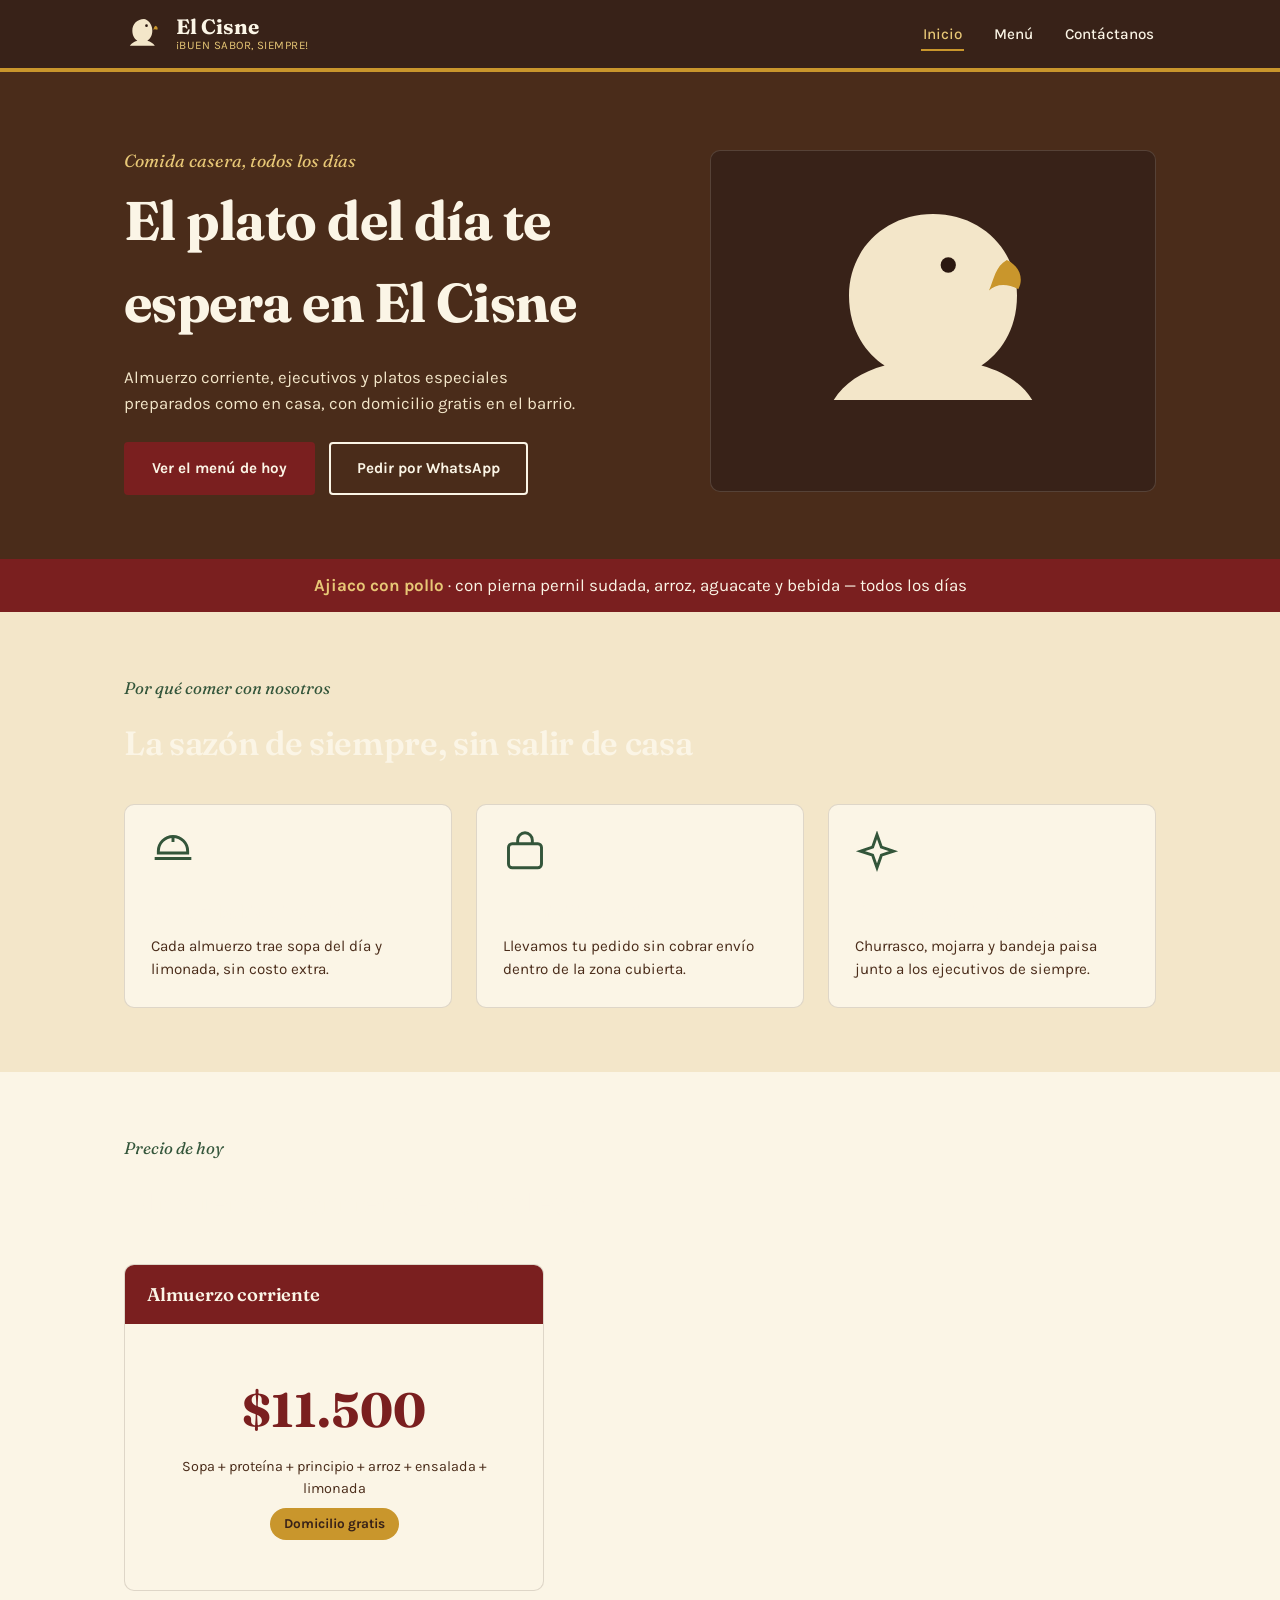
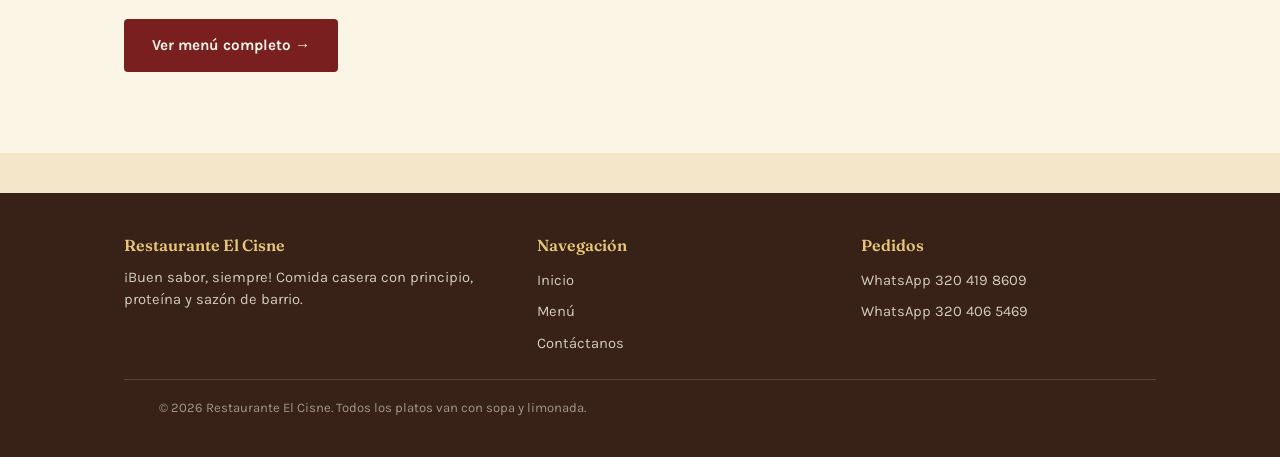
<file: index.html>
<!DOCTYPE html>
<html lang="es">
<head>
<meta charset="UTF-8">
<meta name="viewport" content="width=device-width, initial-scale=1.0">
<title>Restaurante El Cisne · Buen sabor, siempre</title>
<link rel="stylesheet" href="styles.css">
</head>
<body>

<header class="site-header">
  <nav class="nav">
    <a class="brand" href="index.html">
      <svg viewBox="0 0 48 48" fill="none" xmlns="http://www.w3.org/2000/svg" aria-hidden="true">
        <path d="M24 6c-8 0-14 6-14 14 0 6 3 10 6 12-4 1-7 3-9 6h30c-2-3-5-5-9-6 3-2 6-6 6-12 0-8-6-14-10-14z" fill="#F3E6C9"/>
        <circle cx="27" cy="14" r="1.6" fill="#2B1810"/>
        <path d="M38 14c2 1 3 3 2 5-2-1-4-1-5 0 1-2 1-4 3-5z" fill="#C9962C"/>
      </svg>
      <span class="brand-text">
        <span class="brand-name">El Cisne</span>
        <span class="brand-tag">¡BUEN SABOR, SIEMPRE!</span>
      </span>
    </a>
    <button class="nav-toggle" aria-label="Abrir menú de navegación" aria-expanded="false">☰</button>
    <ul class="nav-links">
      <li><a href="index.html" aria-current="page">Inicio</a></li>
      <li><a href="menu.html">Menú</a></li>
      <li><a href="contacto.html">Contáctanos</a></li>
    </ul>
  </nav>
</header>

<section class="hero">
  <div class="wrap">
    <div>
      <p class="hero-eyebrow">Comida casera, todos los días</p>
      <h1>El plato del día te espera en El Cisne</h1>
      <p class="lead">Almuerzo corriente, ejecutivos y platos especiales preparados como en casa, con domicilio gratis en el barrio.</p>
      <div class="hero-actions">
        <a class="btn btn-primary" href="menu.html">Ver el menú de hoy</a>
        <a class="btn btn-ghost" data-whatsapp="573204198609" href="#" target="_blank" rel="noopener">Pedir por WhatsApp</a>
      </div>
    </div>
    <div class="hero-art">
      <svg viewBox="0 0 220 220" xmlns="http://www.w3.org/2000/svg" aria-hidden="true">
        <path d="M110 26c-38 0-66 28-66 64 0 28 14 46 28 55-18 5-32 14-40 27h156c-8-13-22-22-40-27 14-9 28-27 28-55 0-36-28-64-66-64z" fill="#F3E6C9"/>
        <circle cx="122" cy="66" r="6" fill="#2B1810"/>
        <path d="M168 62c9 4 14 14 9 23-9-5-18-4-23 1 4-9 5-19 14-24z" fill="#C9962C"/>
      </svg>
    </div>
  </div>
</section>

<div class="banner">
  <strong>Ajiaco con pollo</strong> · con pierna pernil sudada, arroz, aguacate y bebida — todos los días
</div>

<section class="section">
  <div class="wrap">
    <div class="section-head">
      <p class="kicker">Por qué comer con nosotros</p>
      <h2>La sazón de siempre, sin salir de casa</h2>
    </div>
    <div class="grid-3">
      <article class="feature">
        <svg class="icon" viewBox="0 0 24 24" fill="none" stroke="currentColor" stroke-width="1.6"><path d="M4 11a8 8 0 0116 0v1H4v-1z"/><path d="M2 15h20"/><path d="M12 3v3"/></svg>
        <h3>Sopa y bebida incluidas</h3>
        <p>Cada almuerzo trae sopa del día y limonada, sin costo extra.</p>
      </article>
      <article class="feature">
        <svg class="icon" viewBox="0 0 24 24" fill="none" stroke="currentColor" stroke-width="1.6"><rect x="3" y="7" width="18" height="13" rx="2"/><path d="M8 7V5a4 4 0 018 0v2"/></svg>
        <h3>Domicilio gratis</h3>
        <p>Llevamos tu pedido sin cobrar envío dentro de la zona cubierta.</p>
      </article>
      <article class="feature">
        <svg class="icon" viewBox="0 0 24 24" fill="none" stroke="currentColor" stroke-width="1.6"><path d="M12 2l2.4 6.8L21 11l-6.6 2.2L12 20l-2.4-6.8L3 11l6.6-2.2L12 2z"/></svg>
        <h3>Platos especiales cada día</h3>
        <p>Churrasco, mojarra y bandeja paisa junto a los ejecutivos de siempre.</p>
      </article>
    </div>
  </div>
</section>

<section class="section section-alt">
  <div class="wrap">
    <div class="section-head">
      <p class="kicker">Precio de hoy</p>
      <h2>Almuerzo corriente completo</h2>
    </div>
    <div class="menu-block" style="max-width:420px;">
      <div class="menu-block-head head-red">
        <h3>Almuerzo corriente</h3>
      </div>
      <div class="menu-block-body">
        <div class="price-hero">
          <span class="amount on-cream">$11.500</span>
          <p class="menu-note">Sopa + proteína + principio + arroz + ensalada + limonada</p>
          <span class="tag-free">Domicilio gratis</span>
        </div>
      </div>
    </div>
    <p><a class="btn btn-primary" href="menu.html">Ver menú completo →</a></p>
  </div>
</section>

<footer class="site-footer">
  <div class="wrap">
    <div class="footer-grid">
      <div>
        <h4>Restaurante El Cisne</h4>
        <p>¡Buen sabor, siempre! Comida casera con principio, proteína y sazón de barrio.</p>
      </div>
      <div>
        <h4>Navegación</h4>
        <ul>
          <li><a href="index.html">Inicio</a></li>
          <li><a href="menu.html">Menú</a></li>
          <li><a href="contacto.html">Contáctanos</a></li>
        </ul>
      </div>
      <div>
        <h4>Pedidos</h4>
        <ul>
          <li><a data-whatsapp="573204198609" href="#" target="_blank" rel="noopener">WhatsApp 320 419 8609</a></li>
          <li><a data-whatsapp="573204065469" href="#" target="_blank" rel="noopener">WhatsApp 320 406 5469</a></li>
        </ul>
      </div>
    </div>
    <p class="footer-bottom">© 2026 Restaurante El Cisne. Todos los platos van con sopa y limonada.</p>
  </div>
</footer>

<script src="script.js"></script>
</body>
</html>
</file>
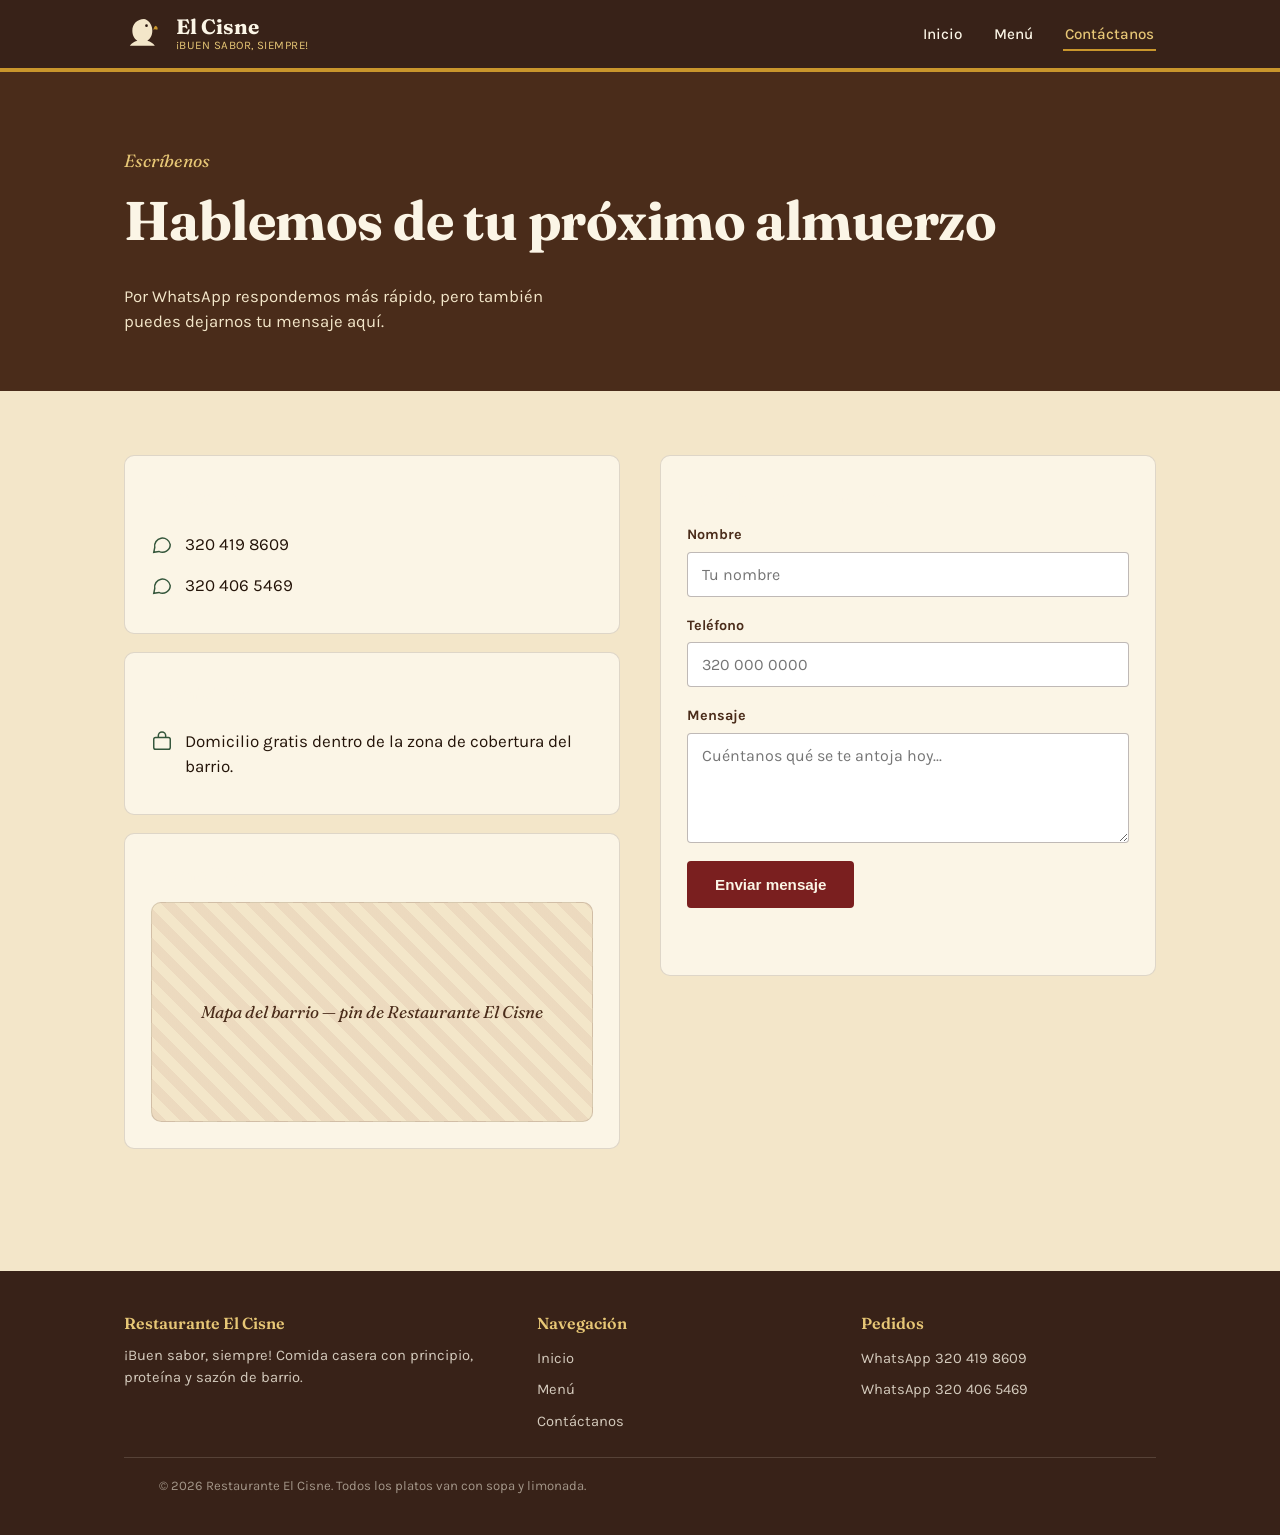
<file: contacto.html>
<!DOCTYPE html>
<html lang="es">
<head>
<meta charset="UTF-8">
<meta name="viewport" content="width=device-width, initial-scale=1.0">
<title>Contáctanos · Restaurante El Cisne</title>
<link rel="stylesheet" href="styles.css">
</head>
<body>

<header class="site-header">
  <nav class="nav">
    <a class="brand" href="index.html">
      <svg viewBox="0 0 48 48" fill="none" xmlns="http://www.w3.org/2000/svg" aria-hidden="true">
        <path d="M24 6c-8 0-14 6-14 14 0 6 3 10 6 12-4 1-7 3-9 6h30c-2-3-5-5-9-6 3-2 6-6 6-12 0-8-6-14-10-14z" fill="#F3E6C9"/>
        <circle cx="27" cy="14" r="1.6" fill="#2B1810"/>
        <path d="M38 14c2 1 3 3 2 5-2-1-4-1-5 0 1-2 1-4 3-5z" fill="#C9962C"/>
      </svg>
      <span class="brand-text">
        <span class="brand-name">El Cisne</span>
        <span class="brand-tag">¡BUEN SABOR, SIEMPRE!</span>
      </span>
    </a>
    <button class="nav-toggle" aria-label="Abrir menú de navegación" aria-expanded="false">☰</button>
    <ul class="nav-links">
      <li><a href="index.html">Inicio</a></li>
      <li><a href="menu.html">Menú</a></li>
      <li><a href="contacto.html" aria-current="page">Contáctanos</a></li>
    </ul>
  </nav>
</header>

<section class="hero" style="padding-bottom: 0;">
  <div class="wrap" style="grid-template-columns: 1fr; padding-bottom: 40px;">
    <div>
      <p class="hero-eyebrow">Escríbenos</p>
      <h1>Hablemos de tu próximo almuerzo</h1>
      <p class="lead">Por WhatsApp respondemos más rápido, pero también puedes dejarnos tu mensaje aquí.</p>
    </div>
  </div>
</section>

<section class="section">
  <div class="wrap">
    <div class="contact-grid">

      <div>
        <div class="contact-card">
          <h3>WhatsApp</h3>
          <div class="contact-line">
            <svg viewBox="0 0 24 24" fill="none" stroke="currentColor" stroke-width="1.6"><path d="M21 11.5a8.5 8.5 0 01-12.4 7.5L3 20l1.1-5.4A8.5 8.5 0 1121 11.5z"/></svg>
            <a data-whatsapp="573204198609" href="#" target="_blank" rel="noopener">320 419 8609</a>
          </div>
          <div class="contact-line">
            <svg viewBox="0 0 24 24" fill="none" stroke="currentColor" stroke-width="1.6"><path d="M21 11.5a8.5 8.5 0 01-12.4 7.5L3 20l1.1-5.4A8.5 8.5 0 1121 11.5z"/></svg>
            <a data-whatsapp="573204065469" href="#" target="_blank" rel="noopener">320 406 5469</a>
          </div>
        </div>

        <div class="contact-card">
          <h3>Domicilios</h3>
          <div class="contact-line">
            <svg viewBox="0 0 24 24" fill="none" stroke="currentColor" stroke-width="1.6"><rect x="3" y="7" width="18" height="13" rx="2"/><path d="M8 7V5a4 4 0 018 0v2"/></svg>
            <p style="margin:0;">Domicilio gratis dentro de la zona de cobertura del barrio.</p>
          </div>
        </div>

        <div class="contact-card">
          <h3>Cómo llegar</h3>
          <div class="map-placeholder">
            Mapa del barrio — pin de Restaurante El Cisne
          </div>
        </div>
      </div>

      <div class="contact-card">
        <h3>Escríbenos un mensaje</h3>
        <form id="contact-form" novalidate>
          <div class="form-field">
            <label for="name">Nombre</label>
            <input type="text" id="name" name="name" placeholder="Tu nombre">
          </div>
          <div class="form-field">
            <label for="phone">Teléfono</label>
            <input type="tel" id="phone" name="phone" placeholder="320 000 0000">
          </div>
          <div class="form-field">
            <label for="message">Mensaje</label>
            <textarea id="message" name="message" placeholder="Cuéntanos qué se te antoja hoy..."></textarea>
          </div>
          <button type="submit" class="btn btn-primary">Enviar mensaje</button>
          <p id="form-status" class="form-status" role="status"></p>
        </form>
      </div>

    </div>
  </div>
</section>

<footer class="site-footer">
  <div class="wrap">
    <div class="footer-grid">
      <div>
        <h4>Restaurante El Cisne</h4>
        <p>¡Buen sabor, siempre! Comida casera con principio, proteína y sazón de barrio.</p>
      </div>
      <div>
        <h4>Navegación</h4>
        <ul>
          <li><a href="index.html">Inicio</a></li>
          <li><a href="menu.html">Menú</a></li>
          <li><a href="contacto.html">Contáctanos</a></li>
        </ul>
      </div>
      <div>
        <h4>Pedidos</h4>
        <ul>
          <li><a data-whatsapp="573204198609" href="#" target="_blank" rel="noopener">WhatsApp 320 419 8609</a></li>
          <li><a data-whatsapp="573204065469" href="#" target="_blank" rel="noopener">WhatsApp 320 406 5469</a></li>
        </ul>
      </div>
    </div>
    <p class="footer-bottom">© 2026 Restaurante El Cisne. Todos los platos van con sopa y limonada.</p>
  </div>
</footer>

<script src="script.js"></script>
</body>
</html>
</file>
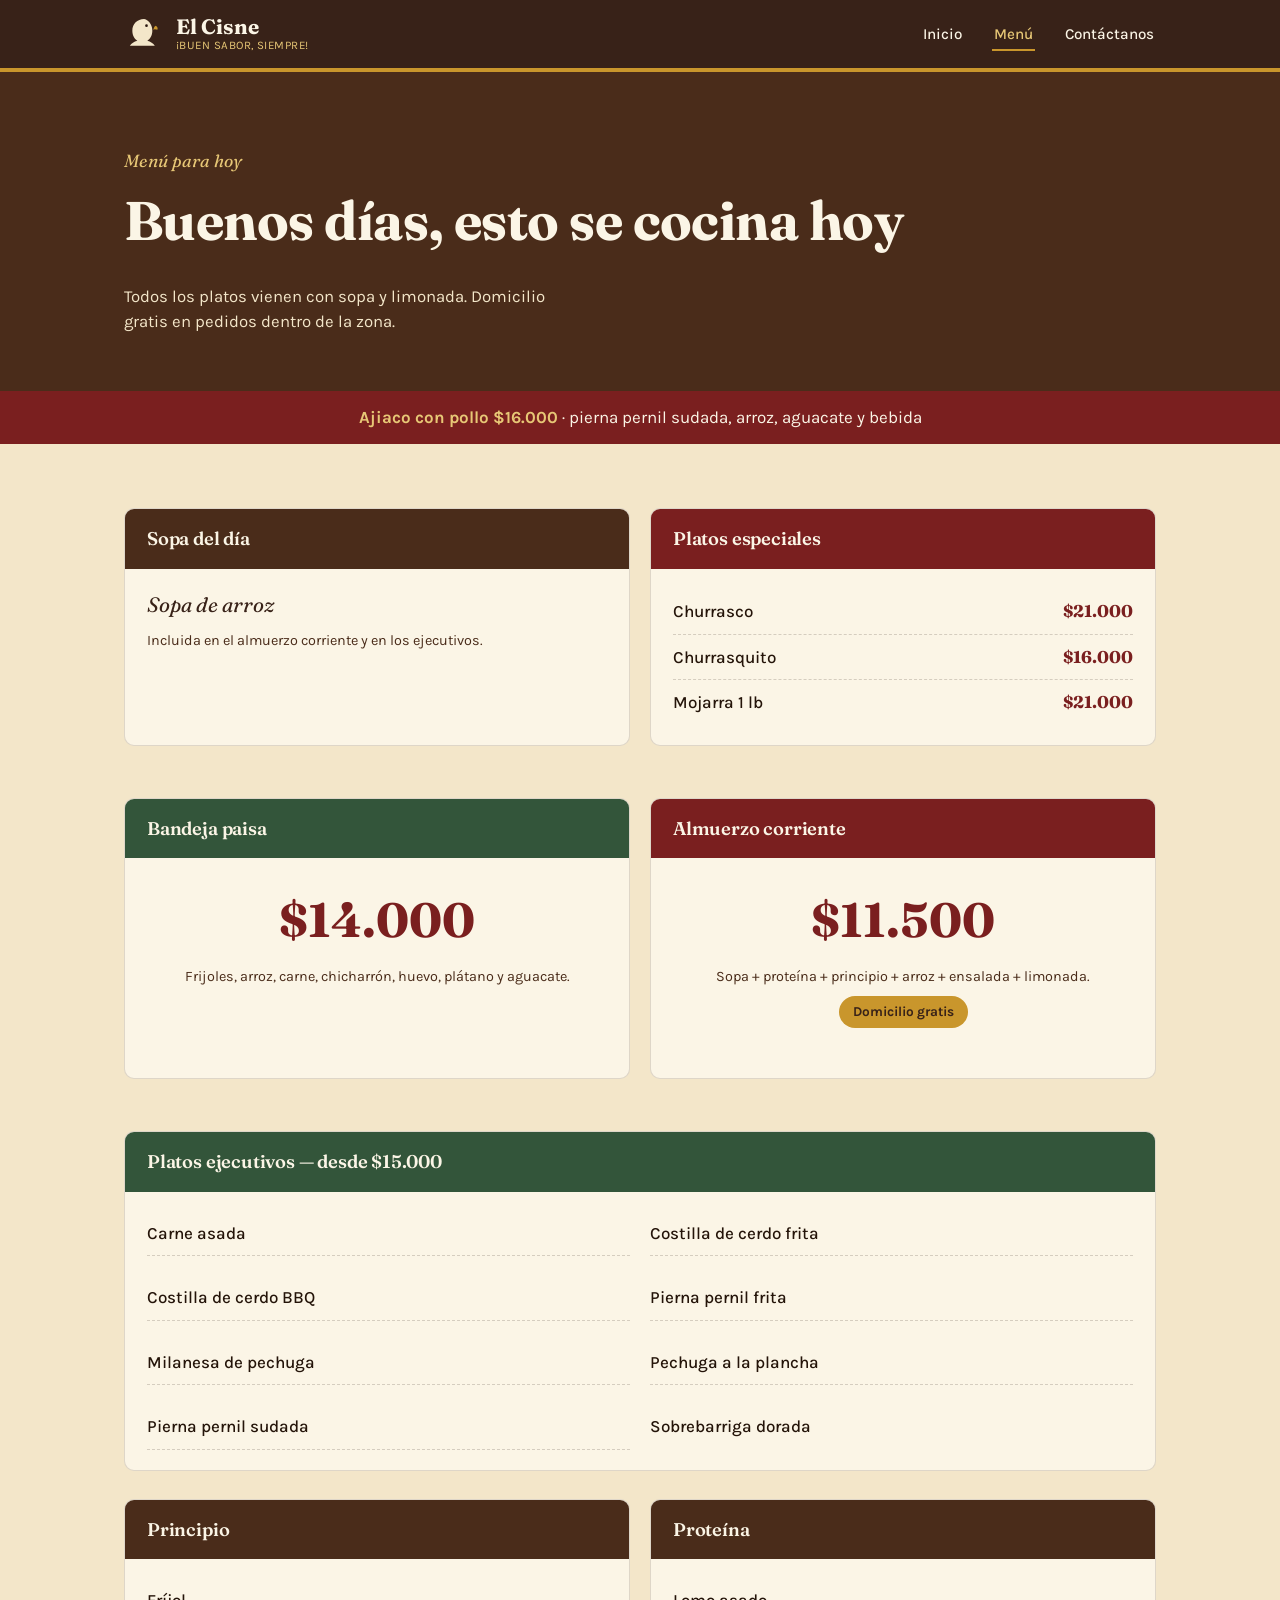
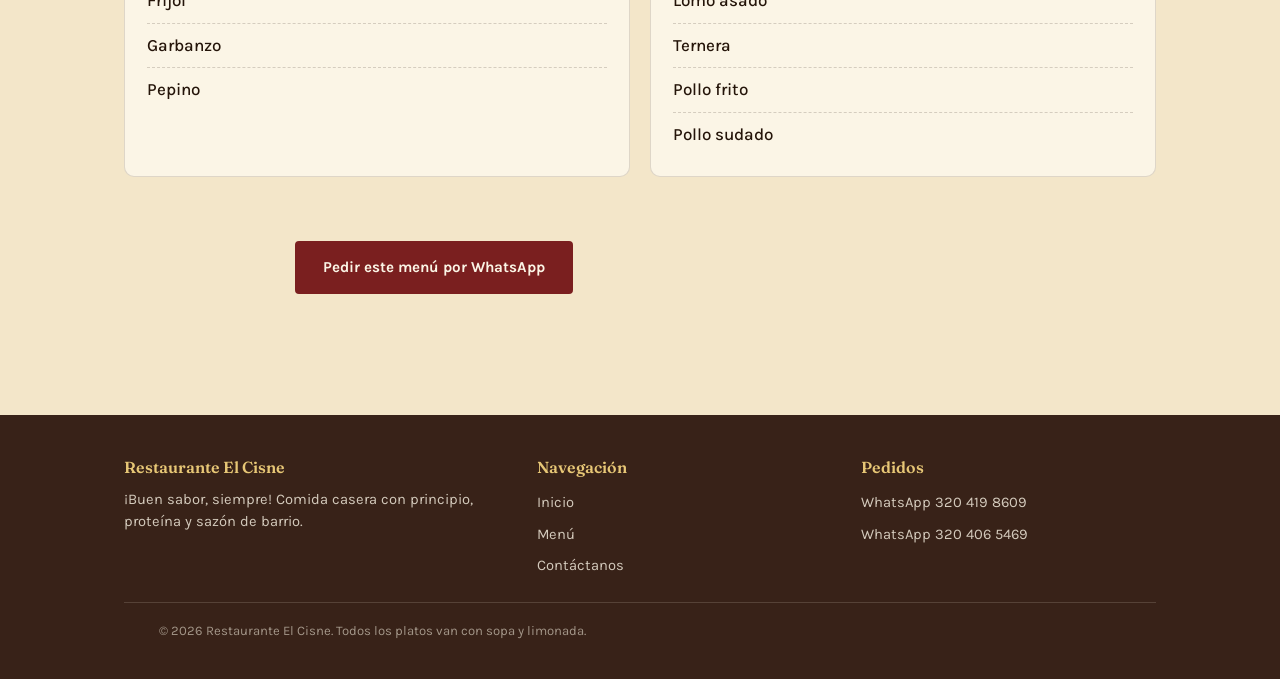
<file: menu.html>
<!DOCTYPE html>
<html lang="es">
<head>
<meta charset="UTF-8">
<meta name="viewport" content="width=device-width, initial-scale=1.0">
<title>Menú de hoy · Restaurante El Cisne</title>
<link rel="stylesheet" href="styles.css">
</head>
<body>

<header class="site-header">
  <nav class="nav">
    <a class="brand" href="index.html">
      <svg viewBox="0 0 48 48" fill="none" xmlns="http://www.w3.org/2000/svg" aria-hidden="true">
        <path d="M24 6c-8 0-14 6-14 14 0 6 3 10 6 12-4 1-7 3-9 6h30c-2-3-5-5-9-6 3-2 6-6 6-12 0-8-6-14-10-14z" fill="#F3E6C9"/>
        <circle cx="27" cy="14" r="1.6" fill="#2B1810"/>
        <path d="M38 14c2 1 3 3 2 5-2-1-4-1-5 0 1-2 1-4 3-5z" fill="#C9962C"/>
      </svg>
      <span class="brand-text">
        <span class="brand-name">El Cisne</span>
        <span class="brand-tag">¡BUEN SABOR, SIEMPRE!</span>
      </span>
    </a>
    <button class="nav-toggle" aria-label="Abrir menú de navegación" aria-expanded="false">☰</button>
    <ul class="nav-links">
      <li><a href="index.html">Inicio</a></li>
      <li><a href="menu.html" aria-current="page">Menú</a></li>
      <li><a href="contacto.html">Contáctanos</a></li>
    </ul>
  </nav>
</header>

<section class="hero" style="padding-bottom: 0;">
  <div class="wrap" style="grid-template-columns: 1fr; padding-bottom: 40px;">
    <div>
      <p class="hero-eyebrow">Menú para hoy</p>
      <h1>Buenos días, esto se cocina hoy</h1>
      <p class="lead">Todos los platos vienen con sopa y limonada. Domicilio gratis en pedidos dentro de la zona.</p>
    </div>
  </div>
</section>

<div class="banner">
  <strong>Ajiaco con pollo $16.000</strong> · pierna pernil sudada, arroz, aguacate y bebida
</div>

<section class="section">
  <div class="wrap">

    <div class="menu-two-col">
      <div class="menu-block">
        <div class="menu-block-head head-brown">
          <h3>Sopa del día</h3>
        </div>
        <div class="menu-block-body">
          <p style="font-family:var(--font-display); font-style:italic; font-size:1.3rem; color:var(--brown-dark); margin:0;">Sopa de arroz</p>
          <p class="menu-note">Incluida en el almuerzo corriente y en los ejecutivos.</p>
        </div>
      </div>

      <div class="menu-block">
        <div class="menu-block-head head-red">
          <h3>Platos especiales</h3>
        </div>
        <div class="menu-block-body">
          <div class="menu-row"><span class="item">Churrasco</span><span class="price">$21.000</span></div>
          <div class="menu-row"><span class="item">Churrasquito</span><span class="price">$16.000</span></div>
          <div class="menu-row"><span class="item">Mojarra 1 lb</span><span class="price">$21.000</span></div>
        </div>
      </div>
    </div>

    <div class="menu-two-col" style="margin-top:24px;">
      <div class="menu-block">
        <div class="menu-block-head">
          <h3>Bandeja paisa</h3>
        </div>
        <div class="menu-block-body">
          <div class="price-hero" style="padding-top:6px;">
            <span class="amount on-cream">$14.000</span>
            <p class="menu-note">Frijoles, arroz, carne, chicharrón, huevo, plátano y aguacate.</p>
          </div>
        </div>
      </div>

      <div class="menu-block">
        <div class="menu-block-head head-red">
          <h3>Almuerzo corriente</h3>
        </div>
        <div class="menu-block-body">
          <div class="price-hero" style="padding-top:6px;">
            <span class="amount on-cream">$11.500</span>
            <p class="menu-note">Sopa + proteína + principio + arroz + ensalada + limonada.</p>
            <span class="tag-free">Domicilio gratis</span>
          </div>
        </div>
      </div>
    </div>

    <div class="menu-block" style="margin-top:24px;">
      <div class="menu-block-head">
        <h3>Platos ejecutivos — desde $15.000</h3>
      </div>
      <div class="menu-block-body">
        <div class="menu-two-col">
          <div class="menu-row"><span class="item">Carne asada</span></div>
          <div class="menu-row"><span class="item">Costilla de cerdo frita</span></div>
          <div class="menu-row"><span class="item">Costilla de cerdo BBQ</span></div>
          <div class="menu-row"><span class="item">Pierna pernil frita</span></div>
          <div class="menu-row"><span class="item">Milanesa de pechuga</span></div>
          <div class="menu-row"><span class="item">Pechuga a la plancha</span></div>
          <div class="menu-row"><span class="item">Pierna pernil sudada</span></div>
          <div class="menu-row"><span class="item">Sobrebarriga dorada</span></div>
        </div>
      </div>
    </div>

    <div class="menu-two-col" style="margin-top:24px;">
      <div class="menu-block">
        <div class="menu-block-head head-brown">
          <h3>Principio</h3>
        </div>
        <div class="menu-block-body">
          <div class="menu-row"><span class="item">Fríjol</span></div>
          <div class="menu-row"><span class="item">Garbanzo</span></div>
          <div class="menu-row"><span class="item">Pepino</span></div>
        </div>
      </div>

      <div class="menu-block">
        <div class="menu-block-head head-brown">
          <h3>Proteína</h3>
        </div>
        <div class="menu-block-body">
          <div class="menu-row"><span class="item">Lomo asado</span></div>
          <div class="menu-row"><span class="item">Ternera</span></div>
          <div class="menu-row"><span class="item">Pollo frito</span></div>
          <div class="menu-row"><span class="item">Pollo sudado</span></div>
        </div>
      </div>
    </div>

    <p style="text-align:center; margin-top:36px;">
      <a class="btn btn-primary" data-whatsapp="573204198609" href="#" target="_blank" rel="noopener">Pedir este menú por WhatsApp</a>
    </p>
  </div>
</section>

<footer class="site-footer">
  <div class="wrap">
    <div class="footer-grid">
      <div>
        <h4>Restaurante El Cisne</h4>
        <p>¡Buen sabor, siempre! Comida casera con principio, proteína y sazón de barrio.</p>
      </div>
      <div>
        <h4>Navegación</h4>
        <ul>
          <li><a href="index.html">Inicio</a></li>
          <li><a href="menu.html">Menú</a></li>
          <li><a href="contacto.html">Contáctanos</a></li>
        </ul>
      </div>
      <div>
        <h4>Pedidos</h4>
        <ul>
          <li><a data-whatsapp="573204198609" href="#" target="_blank" rel="noopener">WhatsApp 320 419 8609</a></li>
          <li><a data-whatsapp="573204065469" href="#" target="_blank" rel="noopener">WhatsApp 320 406 5469</a></li>
        </ul>
      </div>
    </div>
    <p class="footer-bottom">© 2026 Restaurante El Cisne. Todos los platos van con sopa y limonada.</p>
  </div>
</footer>

<script src="script.js"></script>
</body>
</html>
</file>
<file: styles.css>
@import url('https://fonts.googleapis.com/css2?family=Fraunces:opsz,wght@9..144,400;9..144,600;9..144,700&family=Karla:wght@400;500;700&display=swap');

:root{
  --White: #FFFFFF;
  --brown-dark:   #382218;
  --brown-mid:    #4A2C1A;
  --cream:        #F3E6C9;
  --cream-light:  #FBF5E6;
  --gold:         #C9962C;
  --gold-light:   #E7C776;
  --red:          #7A1F1F;
  --red-dark:     #5C1616;
  --green:        #33553A;
  --ink:          #241409;

  --font-display: 'Fraunces', Georgia, serif;
  --font-body: 'Karla', -apple-system, sans-serif;

  --radius-s: 4px;
  --radius-m: 10px;
  --line: 1px solid rgba(43,24,16,0.14);
}

*{ box-sizing: border-box; }

html{ scroll-behavior: smooth; }

body{
  margin: 0;
  background: var(--cream);
  color: var(--ink);
  font-family: var(--font-body);
  font-size: 17px;
  line-height: 1.5;
}

img{ max-width: 100%; display: block; }

a{ color: inherit; text-decoration: none; }

.wrap{
  max-width: 1080px;
  margin: 0 auto;
  padding: 0 24px;
}

h1,h2,h3{
  font-family: var(--font-display);
  color: var(--cream-light);
  margin: 0 0 .4em;
  font-weight: 600;
  letter-spacing: -0.01em;
}

h1{ font-size: clamp(2.2rem, 5vw, 3.4rem); font-weight: 700; }
h2{ font-size: clamp(1.6rem, 3vw, 2.1rem); }
h3{ font-size: 1.25rem; }

p{ margin: 0 0 1em; max-width: 62ch; }

:focus-visible{
  outline: 3px solid var(--gold);
  outline-offset: 3px;
}

/* ---------- header / nav ---------- */

.site-header{
  background: var(--brown-dark);
  border-bottom: 4px solid var(--gold);
}

.nav{
  display: flex;
  align-items: center;
  justify-content: space-between;
  padding: 14px 24px;
  max-width: 1080px;
  margin: 0 auto;
}

.brand{
  display: flex;
  align-items: center;
  gap: 12px;
  color: var(--cream-light);
}

.brand svg{ width: 40px; height: 40px; flex-shrink: 0; }

.brand-text{ display: flex; flex-direction: column; line-height: 1.1; }

.brand-name{
  font-family: var(--font-display);
  font-size: 1.3rem;
  font-weight: 700;
  color: var(--cream-light);
}

.brand-tag{
  font-size: .72rem;
  color: var(--gold-light);
  letter-spacing: .04em;
}

.nav-links{
  display: flex;
  gap: 28px;
  list-style: none;
  margin: 0;
  padding: 0;
}

.nav-links a{
  color: var(--cream-light);
  font-weight: 500;
  font-size: .95rem;
  padding: 6px 2px;
  border-bottom: 2px solid transparent;
  transition: border-color .15s ease, color .15s ease;
}

.nav-links a:hover{ color: var(--gold-light); }

.nav-links a[aria-current="page"]{
  border-bottom-color: var(--gold);
  color: var(--gold-light);
}

.nav-toggle{
  display: none;
  background: none;
  border: 1px solid var(--cream-light);
  border-radius: var(--radius-s);
  color: var(--cream-light);
  padding: 8px 10px;
  font-size: 1rem;
}



.btn{
  display: inline-flex;
  align-items: center;
  gap: 8px;
  padding: 13px 26px;
  border-radius: var(--radius-s);
  font-weight: 700;
  font-size: .95rem;
  border: 2px solid transparent;
  cursor: pointer;
}

.btn-primary{
  background: var(--red);
  color: var(--cream-light);
  border-color: var(--red);
}
.btn-primary:hover{ background: var(--red-dark); border-color: var(--red-dark); }

.btn-ghost{
  background: transparent;
  color: var(--cream-light);
  border-color: var(--cream-light);
}
.btn-ghost:hover{ background: rgba(251,245,230,0.1); }

.btn-gold{
  background: var(--gold);
  color: var(--brown-dark);
  border-color: var(--gold);
}
.btn-gold:hover{ background: var(--gold-light); border-color: var(--gold-light); }


.hero{
  background: var(--brown-mid);
  color: var(--cream-light);
  position: relative;
  overflow: hidden;
}

.hero .wrap{
  padding: 76px 24px 64px;
  display: grid;
  grid-template-columns: 1.1fr .9fr;
  gap: 40px;
  align-items: center;
}

.hero-eyebrow{
  color: var(--gold-light);
  font-family: var(--font-display);
  font-style: italic;
  font-size: 1.1rem;
  margin-bottom: 6px;
}

.hero p.lead{
  color: var(--cream);
  font-size: 1.05rem;
  max-width: 46ch;
}

.hero-actions{
  display: flex;
  gap: 14px;
  margin-top: 26px;
  flex-wrap: wrap;
}

.hero-art{
  background: var(--brown-dark);
  border: 1px solid rgba(251,245,230,0.15);
  border-radius: var(--radius-m);
  padding: 30px;
  display: flex;
  align-items: center;
  justify-content: center;
}

.hero-art svg{ width: 100%; height: auto; max-width: 280px; }



.banner{
  background: var(--red);
  color: var(--cream-light);
  text-align: center;
  padding: 14px 20px;
}

.banner strong{ color: var(--gold-light); }


.section{
  padding: 64px 0;
}

.section-alt{
  background: var(--cream-light);
}

.section-head{
  max-width: 60ch;
  margin-bottom: 36px;
}

.section-head .kicker{
  font-family: var(--font-display);
  font-style: italic;
  color: var(--green);
  font-size: 1.05rem;
}



.grid-3{
  display: grid;
  grid-template-columns: repeat(3, 1fr);
  gap: 24px;
}

.feature{
  background: var(--cream-light);
  border: var(--line);
  border-radius: var(--radius-m);
  padding: 26px;
}

.feature .icon{
  width: 44px; height: 44px;
  margin-bottom: 14px;
  color: var(--green);
}

.feature h3{ margin-bottom: 8px; }
.feature p{ margin: 0; font-size: .95rem; color: var(--brown-mid); }



.menu-block{
  border: var(--line);
  border-radius: var(--radius-m);
  background: var(--cream-light);
  overflow: hidden;
  margin-bottom: 28px;
}

.menu-block-head{
  display: flex;
  align-items: center;
  justify-content: space-between;
  padding: 16px 22px;
  background: var(--green);
  color: var(--cream-light);
}

.menu-block-head.head-red{ background: var(--red); }
.menu-block-head.head-brown{ background: var(--brown-mid); }

.menu-block-head h3{
  color: inherit;
  margin: 0;
  font-size: 1.15rem;
}

.menu-block-body{ padding: 20px 22px; }

.menu-row{
  display: flex;
  justify-content: space-between;
  align-items: baseline;
  gap: 12px;
  padding: 9px 0;
  border-bottom: 1px dashed rgba(43,24,16,0.18);
}

.menu-row:last-child{ border-bottom: none; }

.menu-row .item{ font-weight: 500; }

.menu-row .price{
  font-family: var(--font-display);
  font-weight: 700;
  color: var(--red);
  white-space: nowrap;
}

.menu-note{
  font-size: .9rem;
  color: var(--brown-mid);
  margin-top: 10px;
  margin-bottom: 0;
}

.menu-two-col{
  display: grid;
  grid-template-columns: 1fr 1fr;
  gap: 20px;
}

.price-hero{
  text-align: center;
  padding: 30px 22px;
}

.price-hero .amount{
  font-family: var(--font-display);
  font-size: 3rem;
  font-weight: 700;
  color: var(--gold);
}

.price-hero .amount.on-cream{ color: var(--red); }

.tag-free{
  display: inline-block;
  background: var(--gold);
  color: var(--brown-dark);
  font-weight: 700;
  padding: 6px 14px;
  border-radius: 999px;
  font-size: .85rem;
  margin-top: 8px;
}



.contact-grid{
  display: grid;
  grid-template-columns: 1fr 1fr;
  gap: 40px;
  align-items: start;
}

.contact-card{
  background: var(--cream-light);
  border: var(--line);
  border-radius: var(--radius-m);
  padding: 26px;
  margin-bottom: 18px;
}

.contact-card h3{ margin-bottom: 12px; }

.contact-line{
  display: flex;
  gap: 12px;
  align-items: flex-start;
  padding: 8px 0;
}

.contact-line svg{ width: 22px; height: 22px; color: var(--green); flex-shrink: 0; margin-top: 2px; }

.form-field{
  margin-bottom: 18px;
  display: flex;
  flex-direction: column;
  gap: 6px;
}

.form-field label{ font-weight: 700; font-size: .9rem; color: var(--brown-mid); }

.form-field input,
.form-field textarea{
  font-family: var(--font-body);
  font-size: 1rem;
  padding: 12px 14px;
  border-radius: var(--radius-s);
  border: 1px solid rgba(43,24,16,0.3);
  background: #fff;
  color: var(--ink);
}

.form-field textarea{ resize: vertical; min-height: 110px; }

.form-status{
  margin-top: 4px;
  font-weight: 700;
  color: var(--green);
  min-height: 1.2em;
}

.map-placeholder{
  height: 220px;
  border-radius: var(--radius-m);
  border: var(--line);
  background:
    repeating-linear-gradient(45deg, rgba(122,31,31,0.06) 0 10px, transparent 10px 20px),
    var(--cream);
  display: flex;
  align-items: center;
  justify-content: center;
  color: var(--brown-mid);
  font-family: var(--font-display);
  font-style: italic;
  text-align: center;
  padding: 20px;
}



.site-footer{
  background: var(--brown-dark);
  color: var(--cream);
  padding: 40px 0 26px;
  margin-top: 40px;
}

.footer-grid{
  display: grid;
  grid-template-columns: 1.3fr 1fr 1fr;
  gap: 30px;
  padding-bottom: 24px;
  border-bottom: 1px solid rgba(251,245,230,0.15);
}

.footer-grid h4{
  color: var(--gold-light);
  font-family: var(--font-display);
  font-weight: 600;
  margin: 0 0 10px;
  font-size: 1rem;
}

.footer-grid p, .footer-grid a{
  color: rgba(251,245,230,0.8);
  font-size: .92rem;
}

.footer-grid ul{ list-style: none; margin: 0; padding: 0; display: flex; flex-direction: column; gap: 6px; }

.footer-bottom{
  padding-top: 18px;
  font-size: .82rem;
  color: rgba(251,245,230,0.55);
  text-align: center;
}



@media (max-width: 860px){
  .hero .wrap{ grid-template-columns: 1fr; padding-top: 40px; }
  .hero-art{ order: -1; }
  .grid-3{ grid-template-columns: 1fr; }
  .menu-two-col{ grid-template-columns: 1fr; }
  .contact-grid{ grid-template-columns: 1fr; }
  .footer-grid{ grid-template-columns: 1fr; }
}

@media (max-width: 700px){
  .nav-links{
    position: absolute;
    top: 100%; left: 0; right: 0;
    background: var(--brown-dark);
    flex-direction: column;
    padding: 12px 24px 20px;
    display: none;
    gap: 14px;
    border-bottom: 4px solid var(--gold);
  }
  .nav-links.open{ display: flex; }
  .nav-toggle{ display: inline-block; }
  .nav{ position: relative; flex-wrap: wrap; }
}

@media (prefers-reduced-motion: reduce){
  html{ scroll-behavior: auto; }
  *{ transition: none !important; }
}
</file>
